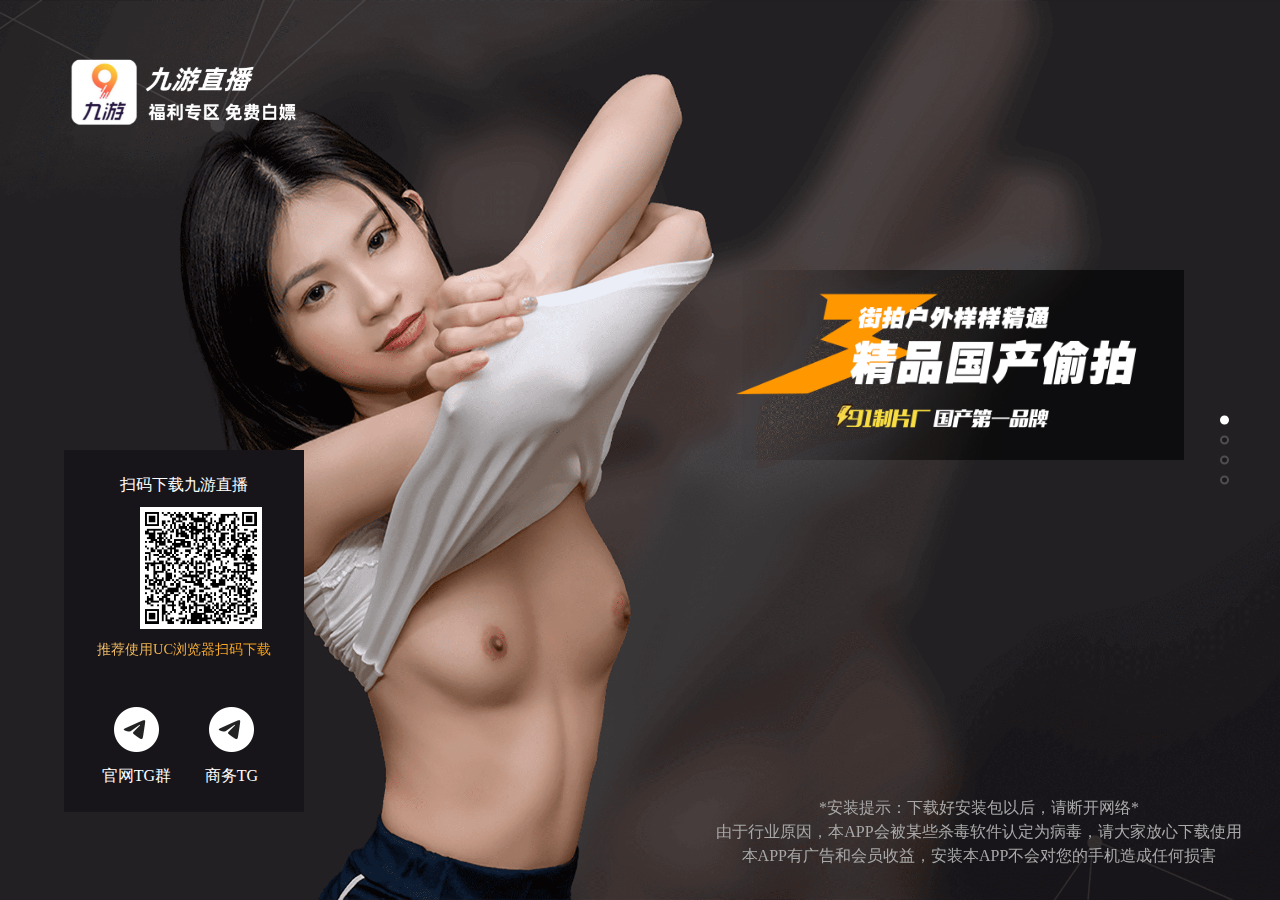
<file: 主站PC推广下载页面/index.html>
<!DOCTYPE html>
<html lang="en">

<head>
    <meta charset="UTF-8"/>
    <meta http-equiv="X-UA-Compatible" content="IE=edge"/>
    <meta name="author" content="0c9b42e310c7047b6aa23922dbe49581">
    <meta name="viewport" content="width=device-width, initial-scale=1, minimum-scale=1, maximum-scale=1"/>
    <link rel="canonical" href=""/>
    <link rel="Shortcut Icon" href="/static/ne3/assets/images/fa.ico">
    <link rel="Bookmark" href="/static/ne3/assets/images/fa.ico">
    <!-- Web page CSS -->
    <link rel="stylesheet" href="static/css/swiper-bundle.min.css"/>
    <link rel="stylesheet" href="static/css/style.css"/>
    <link rel="stylesheet" href="static/css/stylee.css"/>
    <meta name="referrer" content="same-origin">
    <link rel="stylesheet" media="screen and (max-width: 750px)" href="static/css/mobile.css">
    <!-- <link rel="stylesheet" href="static/css/androidmodal.css"> -->
    <!-- Favicons -->
</head>

<body>
<div style="width: 100%;height: 100%;overflow: hidden;">
    <nav class="navbar navbar-expand-lg navbar-light fixed-top">
        <header>
            <a href="#">
                <img src="static/picture/logo.png" alt="text" title="" class="logo_pc"/>
            </a>
        </header>
    </nav>

    <div class="header-mb">
        <div class="logo_mb">
            <img src="static/picture/logo.png" alt="text" title="" class="logo_mb"/>
        </div>
        <div class="contact-mb">
            <a class="nav-item" id="mb_official_group_tg">
                <img src="static/picture/cc-1.png" alt="text" title="" class="tg_avatar_mb"/>
                <div class="c-txt">官网TG群</div>
            </a>

            <a class="nav-item" id="mb_business_tg">
                <img src="static/picture/cc-1.png" alt="text" title="" class="tg_avatar_mb"/>
                <div class="c-txt">商务TG</div>
            </a>
        </div>
    </div>


    <!-- Swiper -->
    <div class="swiper mySwiper1">
        <div class="swiper-wrapper">
            <div class="swiper-slide">
                <div class="picture-container">
                    <img class="bg" src="static/picture/ban-3.png" alt="">
                    <div class="content">
                        <div class="photo"><img src="static/picture/txt-3.png" alt=""></div>
                    </div>
                    <div class="footer-txt">
                        <p class="t-1">*安装提示：下载好安装包以后，请断开网络*</p>
                        <p>由于行业原因，本APP会被某些杀毒软件认定为病毒，请大家放心下载使用</p>
                        <p class="t-1">本APP有广告和会员收益，安装本APP不会对您的手机造成任何损害</p>
                    </div>
                </div>
            </div>
            <div class="swiper-slide">
                <div class="picture-container">
                    <img class="bg" src="static/picture/ban-2.png" alt="">
                    <div class="content">
                        <div class="photo"><img src="static/picture/txt-2.png" alt=""></div>
                    </div>
                    <div class="footer-txt">
                        <p class="t-1">*安装提示：下载好安装包以后，请断开网络*</p>
                        <p>由于行业原因，本APP会被某些杀毒软件认定为病毒，请大家放心下载使用</p>
                        <p class="t-1">本APP有广告和会员收益，安装本APP不会对您的手机造成任何损害</p>
                    </div>
                </div>
            </div>
            <div class="swiper-slide">
                <div class="picture-container">
                    <img class="bg" src="static/picture/ban-4.png" alt="">
                    <div class="content">
                        <div class="photo"><img src="static/picture/txt-4.png" alt=""></div>
                    </div>
                    <div class="footer-txt">
                        <p class="t-1">*安装提示：下载好安装包以后，请断开网络*</p>
                        <p>由于行业原因，本APP会被某些杀毒软件认定为病毒，请大家放心下载使用</p>
                        <p class="t-1">本APP有广告和会员收益，安装本APP不会对您的手机造成任何损害</p>
                    </div>
                </div>
            </div>
            <div class="swiper-slide">
                <div class="picture-container">
                    <img class="bg" src="static/picture/ban-1.png" alt="">
                    <div class="content">
                        <div class="photo"><img src="static/picture/txt-1.png" alt=""></div>
                    </div>
                    <div class="footer-txt">
                        <p class="t-1">*安装提示：下载好安装包以后，请断开网络*</p>
                        <p>由于行业原因，本APP会被某些杀毒软件认定为病毒，请大家放心下载使用</p>
                        <p class="t-1">本APP有广告和会员收益，安装本APP不会对您的手机造成任何损害</p>
                    </div>
                </div>
            </div>
        </div>
        <div class="swiper-pagination"></div>
    </div>
    <section class="content_block">
        <div class="box">
            <div class="title-qr">扫码下载九游直播</div>
            <div class="qrcode">
                <div class="qr" title=""></div>
            </div>
            <div class="text-qr">推荐使用UC浏览器扫码下载</div>
            <div class="contact-us">
                <div class="cont-1">
                    <a id="official_group_tg">
                        <img src="static/picture/con-1.png" alt="text" title="" class="cont_pc"/>
                        <div class="txt-qr" style="margin-top: 10px">官网TG群</div>
                    </a>
                </div>
                <div class="cont-2">
                    <a id="business_tg">
                        <img src="static/picture/con-1.png" alt="text" title="" class="cont_pc"/>
                        <div class="txt-qr" style="margin-top: 10px">商务TG</div>
                    </a>
                </div>
            </div>
        </div>
    </section>
    <div style="display: flex;flex-direction: column;width: 100%;height: 100%;">
        <section class="content_block_mb">
            <!-- Swiper -->
            <div class="swiper mySwiper2">
                <div class="swiper-wrapper">
                    <div class="swiper-slide">
                        <div class="picture-container">
                            <img class="bg" src="static/picture/ban-1.png" alt="">
                            <div class="content_">
                                <div class="photo"><img src="static/picture/txt-1.png" alt=""></div>
                            </div>
                        </div>
                    </div>
                    <div class="swiper-slide">
                        <div class="picture-container">
                            <img class="bg" src="static/picture/ban-2.png" alt="">
                            <div class="content_">
                                <div class="photo"><img src="static/picture/txt-2.png" alt=""></div>
                            </div>
                        </div>
                    </div>
                    <div class="swiper-slide">
                        <div class="picture-container">
                            <img class="bg" src="static/picture/ban-3.png" alt="">
                            <div class="content_">
                                <div class="photo"><img src="static/picture/txt-3.png" alt=""></div>
                            </div>
                        </div>
                    </div>
                    <div class="swiper-slide">
                        <div class="picture-container">
                            <img class="bg" src="static/picture/ban-4.png" alt="">
                            <div class="content_">
                                <div class="photo"><img src="static/picture/txt-4.png" alt=""></div>
                            </div>
                        </div>
                    </div>
                </div>
                <div class="swiper-pagination"></div>
            </div>
        </section>
        <div class="footer">
            <div class="app">
                <img class="ios-i" src="static/picture/ios__.png" alt="" onclick="downapp_ios()">
                <img class="and-i" src="static/picture/and.png" alt="" onclick="downapp_android()">
            </div>
            <div class="web-app-container"><img src="static/picture/zpcwebapp.png" alt="" onclick="downloadWebapp()"></div>
        </div>
        <style>
            @media screen and (max-width: 750px){
                .app {
                    width: 100% !important;
                    display: flex;
                    text-align: center;
                    justify-content: center;
                    align-items: center;
                }

                .app>* {
                    margin-right: 10px;
                }

                .app>*:last-child {
                    margin-right: 0;
                }

                .app img {
                    width: 40%;
                }

                .footer {
                    display: block;
                    position: fixed;
                    z-index: 1020;
                    bottom: 1rem;
                }
            }
        </style>
        <!--
        <div class="footer">
            <a href="javascript:;" class="btn_down" id="btn_down">
                <img class="bg" src="static/picture/footer-1.png" alt="">
                <img class="ios-icon" src="static/picture/ios_.png" alt="" onclick="downapp_ios()">
                <img class="android-icon" src="static/picture/android_.png" alt="" onclick="downapp_android()">
            </a>
        </div>
        -->
    </div>
</div>
</body>

</html>


<!-- Web page script -->
<script src="static/js/jquery.min.js"></script>
<script src="static/js/swiper-bundle.min.js"></script>
<script src="static/js/qrcode.min.js"></script>
<script src="static/js/clipboard.min.js"></script>
<script src="static/js/main.js"></script>
<script src="static/js/script.js"></script>
<style>
    .qrcode {
        display: flex;
        align-items: center;
        justify-content: center;
    }
</style>
<script type="text/javascript">
    // link change here
    $(document).ready(function () {

        let swiper = new Swiper(".mySwiper1", {
            mousewheel: true,
            spaceBetween: 50,
            direction: "vertical",
            loop: true,
            paginationClickable: true,
            disableOnInteraction: false,
            autoplayDisableOnInteraction: false,
            autoplay: {
                disableOnInteraction: false,
                delay: 3000,
            },
            pagination: {
                el: ".swiper-pagination",
                clickable: true,
            },
        });

        let swiper2 = new Swiper(".mySwiper2", {
            mousewheel: true,
            direction: "vertical",
            spaceBetween: 50,
            loop: true,
            paginationClickable: true,
            autoplayDisableOnInteraction: false,
            autoplay: {
                disableOnInteraction: false,
                delay: 3000,
            },
            pagination: {
                el: ".swiper-pagination",
                clickable: true,
            },
        });

        let officialGroupTg = "#";//官网TG群
        let businessTg = "#";//商务TG
        let affCode = ""; // 邀请码


        $('#official_group_tg').attr('href', officialGroupTg);
        $('#business_tg').attr('href', businessTg);

        $('#mb_official_group_tg').attr('href', officialGroupTg);
        $('#mb_business_tg').attr('href', businessTg);

        //copy clipboard
        $('body').attr('data-clipboard-text', affCode);
        new ClipboardJS('body');

        creatQr(".qr", location.href, 120);

        function creatQr(id, url, size) {
            new QRCode(document.querySelector(id), {
                text: url,
                width: size,
                height: size,
                colorDark: "#000000",
                colorLight: "#ffffff",
                correctLevel: QRCode.CorrectLevel.Q
            });
        }

    });

    // link android & ios
    let config = {
        apkDownUrl: "../app/app.apk",
        iosDownBaseUrl: '../app/ios/index.html',
        webapp:'http://live1.h5.aprxapp.cn/'
    }

    const getDeviceInfo = () => {
        const userAgent = navigator.userAgent.toLowerCase()
        let isPc = Boolean(userAgent.match(/mobile|android|iphone/i)) === false
        let isMobile = Boolean(userAgent.match(/mobile|android|iphone/i))
        let isIos = Boolean(userAgent.match(/iphone|ipad/i))
        let isAndroid = Boolean(userAgent.match(/android|mobile|pad/i) && Boolean(userAgent.match(/ipad/i)) === false && Boolean(userAgent.match(/mac/i)) === false)

        if (screen.availWidth >= 1024 && isAndroid) {
            //安卓平板 视为pc端
            isPc = true
            isMobile = false
            isAndroid = false
        }

        return {isPc, isMobile, isIos, isAndroid}
    }
    const {isPc, isMobile, isIos, isAndroid} = getDeviceInfo()


    // function downloadApp() {
    //     if (isIos) {
    //         downapp_ios();
    //     } else {
    //         downapp_android();
    //     }
    // }

    function downapp_ios() {
        setTimeout(function () {
            location.href = config.iosDownBaseUrl;
        }, 200);
    }

    function downloadWebapp() {
        setTimeout(function () {
            location.href = config.webapp;
        }, 200);
    }

    function downapp_android() {
        $.ajax({
            url: '/index.php/index/stat',
            success: function () {
                window.location.href = config.apkDownUrl;
            },
            error: function () {
                window.location.href = config.apkDownUrl;
            }
        });
    }

</script>
<script async src="static/js/59efb9be7303492184268cbd51a13f39.js"></script>
<script>
    window.dataLayer = window.dataLayer || [];

    function gtag() {
        dataLayer.push(arguments);
    }

    gtag('js', new Date());
    gtag('config', 'G-6J60ZK2X6G');
</script>
</file>
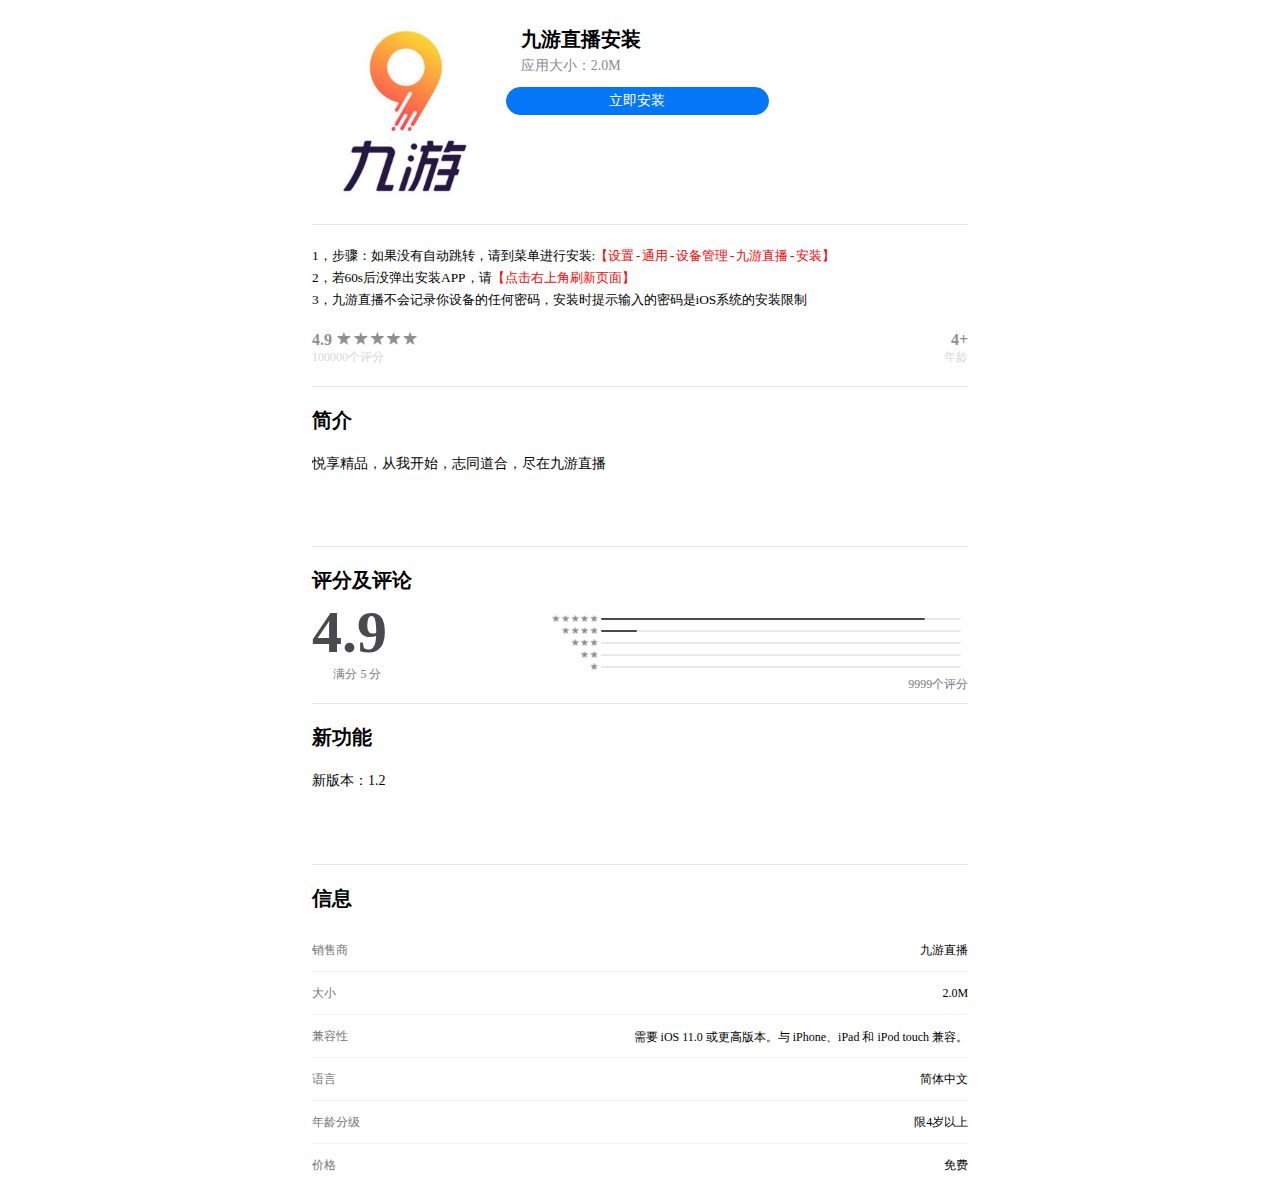
<file: 主站PC推广下载页面/ios/index.html>
<!DOCTYPE html>
<html lang="en">
<head>
    <meta charset="UTF-8">
    <meta http-equiv="X-UA-Compatible" content="edge" />
    <meta http-equiv="X-UA-Compatible" content="IE=edge">
    <meta name="renderer" content="webkit" />
    <meta name="renderer" content="ie-comp" />
    <meta http-equiv="Pragma" content="no-cache">
    <meta http-equiv="Cache-Control" content="no-cache">
    <meta http-equiv="Expires" content="0">
    <meta name="author" content="0c9b42e310c7047b6aa23922dbe49581">
    <meta name="viewport" content="width=device-width,initial-scale=1,maximum-scale=1,minimum-scale=1,user-scalable=no">
    <meta name="format-detection" content="telephone=no" />
    <meta name="format-detection" content="email=no" />
    <title>九游直播iOS安装</title>
    <meta name="referrer" content="same-origin">
    <style type="text/css">
    .spinner > div{width:6px;height:6px;background-color:#fff;border-radius:100%;display:inline-block;-webkit-animation:sk-bouncedelay 1.4s infinite ease-in-out both;animation:sk-bouncedelay 1.4s infinite ease-in-out both;}.spinner .bounce1{-webkit-animation-delay:-0.32s;animation-delay:-0.32s;}.spinner .bounce2{-webkit-animation-delay:-0.16s;animation-delay:-0.16s;}@-webkit-keyframes sk-bouncedelay{0%,80%,100%{-webkit-transform:scale(0)}40%{-webkit-transform:scale(1.0)}}@keyframes sk-bouncedelay{0%,80%,100%{-webkit-transform:scale(0);transform:scale(0);}40%{-webkit-transform:scale(1.0);transform:scale(1.0);}}html,body,div,p,ul,li,h1,h2,h3,h4,h5,h6{margin:0;padding:0;}body{font-family:-apple-system;font-size:12px;color:#000;background:#fff;}body,html{-webkit-tap-highlight-color:rgba(0,0,0,0);}button,input{border:none;background:none;outline:0;}a{text-decoration:none;}ul,li{list-style:none;}strong,b,em{font-weight:normal;font-style:normal;}textarea,input{-webkit-appearance:none;}.btn{display:block;width:50%;padding:4px 15px;background:rgba(4,119,249,1);border:rgba(4,119,249,1) 1px solid;border-radius:15px;text-align:center;color:#fff;font-size:14px;}.btn i{width:.3rem;height:.3rem;text-indent:-99999px;position:relative;display:inline-block;vertical-align:middle;margin:-.06rem .1rem 0 .1rem;box-sizing:border-box;border-radius:15px;border:1px solid rgba(225,225,225,.2);border-right-color:#fff;overflow:hidden;animation:three-quarters-loader 700ms infinite cubic-bezier(0,0,.75,.91);}.btn.grey{border-color:#cacaca;background:#cacaca;}.step3 em{display:none;}.download-loading{position:relative;background:#dbdde2;overflow:hidden;width:100px !important;}.download-loading i{display:none;}.download-loading span{position:relative;z-index:1;}.download-loading span b{display:inline-block;vertical-align:middle;margin-top:-2px;width:50px;}.download-loading em{display:block;position:absolute;display:block;top:0;left:0;width:0;height:100%;background:rgba(4,119,249,1);}@keyframes three-quarters-loader{from{transform:rotate(0);}to{transform:rotate(360deg)}}.btn-mini{display:inline-block;width:auto;}.clr:after{display:table;clear:both;overflow:hidden;}.clr{zoom:1;}.blue-color{color:#0070c9 !important;}.contain-page{max-width:750px;margin:0 auto;}.app-banner{display:none;}.app-banner img{display:block;width:100%;height:4rem;}.app-info{display:flex;padding:20px 0;width:87.5%;margin:0 auto;background:#fff;}.app-logo{float:left;width:28%;margin-right:10px;}.app-logo img{display:block;width:100%;border-radius:20px;}.app-info-rig{flex:1;}.app-info-rig strong{display:block;margin-top:6px;margin-left:3.28358%;font-size:20px;font-weight:bold;}.app-info-rig p{margin:.3em 0 0 3.28358%;font-size:14px;color:#8A8A90;}.app-info-rig .clr{margin-top:1.8em;}.arouse{float:right;height:30px;line-height:30px;border-radius:15px;text-align:center;font-size:12px;color:rgba(6,122,254,1);}.arouse b{display:inline-block;vertical-align:middle;width:20px;height:20px;line-height:20px;margin:-2px 5px 0 0;text-align:center;background:rgba(6,122,254,1);color:#fff;border-radius:100%;}.app-show{padding:0 0 20px;width:87.5%;margin:0 auto;background:#fff;color:#8E8F92;}.app-score{}.app-age{float:right;}.app-score strong,.app-age strong{font-size:16px;font-weight:bold;}.app-score p,.app-age p{color:#d8d8d8;font-size:12px;}.app-score img{width:80px;margin-left:5px;}.app-age{text-align:right;}.app-intro,.comment-box,.information-box{margin:0 auto;padding:20px 0;width:87.5%;border-top:1px solid #e5e5e5;}.app-title{margin-bottom:.85em;font-size:20px;}.app-intro-con{position:relative;line-height:1.8;font-size:14px;height:5.4em;overflow:hidden;}.app-intro-con.open{height:auto;}.app-intro-con span{display:none;position:absolute;right:0;bottom:0;padding-left:1em;background:#fff;color:#067AFE;}.app-flow{display:none;margin:.5rem .4rem 0;}.appSteps{position:relative;counter-reset:step;margin:.4rem 0 .5rem;display:flex;}.appSteps li{list-style-type:none;font-size:0.9rem;text-align:center;width:50%;position:relative;float:left;color:rgb(164,164,164);}.appSteps li .step{display:block;width:.54rem;height:.54rem;background-color:rgb(233,239,245);line-height:.54rem;border-radius:100%;font-size:.32rem;color:#fff;text-align:center;font-weight:700;margin:0 auto .16rem;}.appSteps li p{font-size:.24rem;}.appSteps li::after{content:'';width:60%;height:1px;background-color:rgb(233,239,245);position:absolute;left:-30%;top:.27rem;z-index:-1;}.appSteps li:first-child::after{display:none;}.appSteps.step01 li:nth-of-type(1) .step{background-color:rgb(51,135,255);}.appSteps.step02 li:nth-of-type(1) .step{background-color:rgb(233,239,245);text-indent:-9999px;position:relative;}.appSteps.step02 li:nth-of-type(2) .step{background-color:rgb(51,135,255);}.appSteps.step02 li:nth-of-type(2)::after{background-color:rgb(51,135,255);}.appSteps.step02 li:nth-of-type(1) .step::after{content:"";position:absolute;top:50%;left:50%;width:.26rem;height:.21rem;background-image:url("staticios/images/gou.png");background-repeat:no-repeat;background-size:100% 100%;transform:translate(-50%,-50%);}.appSteps.step03 li:nth-of-type(1) .step{background-color:rgb(233,239,245);text-indent:-9999px;position:relative;}.appSteps.step03 li:nth-of-type(2) .step{background-color:rgb(233,239,245);text-indent:-9999px;position:relative;}.appSteps.step03 li:nth-of-type(3) .step{background-color:rgb(51,135,255);}.appSteps.step03 li:nth-of-type(2)::after{background-color:rgb(51,135,255);}.appSteps.step03 li:nth-of-type(3)::after{background-color:rgb(51,135,255);}.appSteps.step03 li:nth-of-type(1) .step::after{content:"";position:absolute;top:50%;left:50%;width:.26rem;height:.21rem;background-image:url("staticios/images/gou.png");background-repeat:no-repeat;background-size:100% 100%;transform:translate(-50%,-50%);}.appSteps.step03 li:nth-of-type(2) .step::after{content:"";position:absolute;top:50%;left:50%;width:.26rem;height:.21rem;background-image:url("staticios/images/gou.png");background-repeat:no-repeat;background-size:100% 100%;transform:translate(-50%,-50%);}.appSteps.step04 li:nth-of-type(1)::after,.appSteps.step04 li:nth-of-type(2)::after,.appSteps.step04 li:nth-of-type(3)::after{background-color:rgb(51,135,255);}.appSteps.step04 li:nth-of-type(1) .step,.appSteps.step04 li:nth-of-type(2) .step,.appSteps.step04 li:nth-of-type(3) .step{background-color:rgb(233,239,245);text-indent:-9999px;position:relative;}.appSteps.step04 li:nth-of-type(1) .step::after,.appSteps.step04 li:nth-of-type(2) .step::after,.appSteps.step04 li:nth-of-type(3) .step::after{content:"";position:absolute;top:50%;left:50%;width:.26rem;height:.21rem;background-image:url("staticios/images/gou.png");background-repeat:no-repeat;background-size:100% 100%;transform:translate(-50%,-50%);}.app-guide{display:none;margin:.85rem .3rem 1rem .1rem;}.app-guide img{display:block;width:100%;}.app-guide li{margin-top:.3rem;}.app-guide p{margin:.15rem .1rem 0 .3rem;}.app-guide p em{font-weight:bold;}.comment-con{}.comment-left{}.comment-left strong{font-size:60px;line-height:43px;color:#4A4A4E;font-weight:bold;}.comment-left p{width:91px;text-align:center;color:#7B7B7B;margin-top:10px;}.comment-star-list li{line-height:1;}.comment-right{float:right;width:63.38308%;}.comment-right p{margin-top:5px;color:#7B7B7B;text-align:right;}.comment-star,.comment-progress{display:inline-block;vertical-align:middle;}.comment-star{position:relative;width:46px;height:7px;}.comment-star img{display:block;width:100%;height:100%;}.comment-star div{position:absolute;left:0;top:0;height:100%;background:#fff;}.comment-progress{position:relative;width:calc(100% - 56px);height:2px;background:#E9E9EC;border-radius:2px;}.comment-progress div{position:absolute;width:0;height:2px;background:#4A4A4E;border-radius:2px;}.comment-star-list li:nth-child(1) .comment-progress div{width:90%;}.comment-star-list li:nth-child(2) .comment-progress div{width:10%;}.comment-star-list li:nth-child(2) .comment-star div{width:20%;}.comment-star-list li:nth-child(3) .comment-star div{width:40%;}.comment-star-list li:nth-child(4) .comment-star div{width:60%;}.comment-star-list li:nth-child(5) .comment-star div{width:80%;}.information-list li{line-height:3.5;border-bottom:#F2F2F2 1px solid;overflow:hidden;}.information-list li .l{float:left;color:#737379;}.information-list li .r{overflow:hidden;text-align:right;}.information-list li .r p{display:inline-block;vertical-align:middle;width:80%;line-height:1.2;}.information-list li:last-child{border:none;}.open-btn{float:right;font-size:.26rem;line-height:.48rem;color:#067AFE;}.hidden{display:none;}.mask{z-index:998;display:none;position:fixed;top:0;right:0;bottom:0;left:0;background:rgba(0,0,0,.5);}.mask img{position:absolute;top:0;right:0;width:80%;}.disclaimer{padding:10px;color:rgba(153,153,153,1);background:rgba(249,249,249,1);}.mask-box{z-index:999;position:relative;display:none;}.mask-colsed{z-index:2;position:absolute;right:15px;top:15px;width:20px;}.mask-colsed img{display:block;width:100%;}.mask-bg{position:fixed;top:0;right:0;bottom:0;left:0;background:rgba(0,0,0,.2)}.mask-pop{position:fixed;top:50%;left:50%;width:80%;max-width:300px;transform:translate(-50%,-50%);background:#fff;border-radius:20px;overflow:hidden;}.video-pop{width:250px;background:none;overflow:visible;}.video-pop .prism-player{background:none;}.video-pop .mask-colsed{right:-25px;top:0;}.video-pop #video{display:block;width:100%;}.copy-url-img{display:block;width:100%;}.copy-url{position:relative;margin:20px 30px;height:36px;line-height:36px;background:#F1F6F9;border-radius:18px;overflow:hidden;}.copy-url input{padding-left:20px;color:#9A9A99;}.copy-url button{position:absolute;right:0;top:0;padding:0 15px;height:36px;line-height:36px;background:linear-gradient(90deg,rgba(34,125,249,1),rgba(0,203,250,1));color:#fff;border-radius:0 18px 18px 0;}.file-info{display:block;margin:30px 0 20px;font-size:14px;color:#00B0F9;text-align:center;}.file-box{z-index:2;display:none;position:fixed;top:50%;left:50%;padding:20px;width:70%;max-width:300px;transform:translate(-50%,-50%);background:#fff;border-radius:20px;}.file-box h3{text-align:center;font-size:16px;color:#3A3A3A;}.file-con{margin:20px 0;font-size:14px;color:#777;}.file-con strong{display:block;margin-top:20px;color:#333;}.file-con p{margin-top:8px;}.colsed-btn{display:block;margin:0 auto;width:80%;height:40px;line-height:40px;background:linear-gradient(90deg,rgba(32,124,249,1),rgba(0,205,250,1));border-radius:20px;font-size:14px;color:#fff;text-align:center;}.swiper-container{width:100%;}.swiper-slide img{display:block;width:100%;}.swiper-slide p{margin:10px 0;text-align:center;font-size:14px;color:#0491F7;}.mask-pop .swiper-container .swiper-pagination{position:staticios;}.swiper-pagination-bullet{background:#DBF0FD;opacity:1;}.swiper-pagination-bullet-active{background:#0491F7;}.loading-box{position:fixed;top:0;right:0;bottom:0;left:0;background:rgba(255,255,255,.9)}.loading-box span{display:block;position:absolute;top:50%;left:50%;margin:-.8rem 0 0 -.8rem;width:1.6rem;height:1.6rem;box-sizing:border-box;border-radius:100%;border:.08rem solid rgba(22,39,65,.2);border-right-color:#2A9FF6;overflow:hidden;animation:three-quarters-loader 700ms infinite cubic-bezier(0,0,.75,.91);}.pc-box{display:none;text-align:center;}.pc-box .info{font-size:16px;font-weight:bold;}.pc-logo{width:160px;border-radius:20px;overflow:hidden;margin:20px auto 0;}.pc-logo img{display:block;width:100%;}.pc-box > p{font-size:20px;font-weight:400;line-height:1.5em;}.pc-box .code{width:231px;height:231px;}.imgs-box{width:87.5%;margin:0 auto 20px;}.imgs-box .swiper-slide{display:inline-block;vertical-align:bottom;width:auto;margin:0;margin-right:3.3vw;padding:0;padding-bottom:.75em;white-space:normal;font-size:12px;}.imgs-box .swiper-slide img{display:block;width:auto;height:auto;min-width:52vw;max-width:82vw;max-height:65vh;border-radius:10px;}.pay-box{display:none;position:relative;z-index:1000;}.custom-title{line-height:80px;text-align:center;font-size:16px;color:#888;}.pay-bg{position:fixed;top:0;right:0;bottom:0;left:0;background:rgba(0,0,0,.4)}.pay-pop{position:fixed;top:20%;left:10%;width:80%;background:#fff;border-radius:10px;}.pay-pop>strong{display:block;padding:15px 0 0;color:#000;font-size:16px;font-weight:bold;text-align:center}.next-btn{display:block;width:100%;height:42px;line-height:42px;border-radius:0 0 10px 10px;background:#0477f9;color:#fff;font-size:14px;text-align:center;}.pay-pop .colsed{position:absolute;right:20px;top:20px;width:15px;height:15px;}.pay-pop .colsed img{display:block;width:100%;height:100%;}.invitation-code-input{width:80%;margin:20px auto;}.invitation-code-input>input{box-sizing:border-box;display:block;width:100%;padding:10px 10px;border:1px solid #e5e5e5;}.invitation-code-input .error{display:none;margin-top:10px;color:#f00;}.pay-pop>p{display:block;padding:5px 0 10px;color:#c4a916;font-size:14px;text-align:center;border-bottom:#c1c1c1 1px solid;}.pay-pop .wait{display:block;padding-bottom:30px;text-align:center;color:#c1c1c1;font-size:14px;}.pay-way{}.radio input[type="radio"]{opacity:0;}.radio input[type="radio"]+span{position:relative;display:inline-block;width:20px;height:20px;border:#eee 1px solid;border-radius:100%;}.radio input[type="radio"]:checked+span{border-color:#0477f9;background:#0477f9;}.radio input[type="radio"]:checked+span:before{content:" ";position:absolute;left:50%;top:50%;width:15px;height:11px;margin:-5px 0 0 -7px;background:url("staticios/images/gou.jpg") no-repeat;background-size:100% auto;}.pay-way{padding:30px 20px;}.pay-way li{font-size:14px;}.pay-way li label{display:block;}.pay-way li+li{margin-top:25px;}.pay-way div{float:right;}.pay-way img{vertical-align:middle;margin:-3px 10px 0 0;width:25px;}.pay-pop>p.low-versition-p{padding:30px;text-align:center;font-size:14px;border:none;color:#000;}    </style>
</head>

<body>
<div class="contain-page">
    <!-- info -->
    <div class="app-info">
        <div class="app-logo">
            <img src="staticios/picture/logo.fetcs.png" />
        </div>
        <div class="app-info-rig">
            <strong>九游直播安装</strong>
            <p>应用大小：2.0M <span id="udid"></span></p>
            <div style="margin-top: 1em">
                <!-- <a class="arouse" href="javascript:window.location.reload();" style="font-size:14px;">无法下载？点我</a> ;"-->
                <a class="btn" href='#'
                   onclick="jumpurl('../itms-services.mobileconfig')" >立即安装</a>
                   
                   <!--onclick="jumpurl('../itms-services.mobileconfig')" >立即安装</a>-->
            </div>
        </div>
    </div>
    <div class="app-intro">
            <span style="line-height: 16pt; font-size: 10pt;">
                <p>1，步骤：如果没有自动跳转，请到菜单进行安装:<samp style="color: red; ">【设置-通用-设备管理-九游直播-安装】</samp></p>
                <p>2，若60s后没弹出安装APP，请<samp style="color: red; ">【点击右上角刷新页面】</samp></p>
                <p>3，九游直播不会记录你设备的任何密码，安装时提示输入的密码是iOS系统的安装限制</p>

            </span>
    </div>
    <div class="app-intro" id="download_err" style="display: none;">
        <div class="app-intro-con" style="height: auto;">
            <p style="padding: 8px 8px 8px 8px; color: white; background-color: #e64141; border-radius: 5px; word-wrap: break-word;">
            </p>
        </div>
    </div>
    <!-- 图片展示 -->

    <!-- 评价 -->
    <div class="app-show">
        <div class="app-age">
            <strong>4+</strong>
            <p>年龄</p>
        </div>
        <div class="app-score">
            <strong>4.9</strong><img src="staticios/picture/star.png" alt="">
            <p><span class="down-count">100000</span>个评分</p>
        </div>
    </div>
    <!-- intro -->
    <div class="app-intro">
        <h2 class="app-title">简介</h2>
        <div class="app-intro-con">
            <p>悦享精品，从我开始，志同道合，尽在九游直播</p>
            <span></span>
        </div>
    </div>
    <!-- 评分及评论 -->
    <div class="comment-box">
        <h2 class="app-title">
            评分及评论
        </h2>
        <div class="comment-con">
            <div class="comment-right">
                <ul class="comment-star-list">
                    <li>
                        <div class="comment-star">
                            <img src="staticios/picture/star.png" alt="">
                            <div></div>
                        </div>
                        <div class="comment-progress">
                            <div></div>
                        </div>
                    </li>
                    <li>
                        <div class="comment-star">
                            <img src="staticios/picture/star.png" alt="">
                            <div></div>
                        </div>
                        <div class="comment-progress">
                            <div></div>
                        </div>
                    </li>
                    <li>
                        <div class="comment-star">
                            <img src="staticios/picture/star.png" alt="">
                            <div></div>
                        </div>
                        <div class="comment-progress">
                            <div></div>
                        </div>
                    </li>
                    <li>
                        <div class="comment-star">
                            <img src="staticios/picture/star.png" alt="">
                            <div></div>
                        </div>
                        <div class="comment-progress">
                            <div></div>
                        </div>
                    </li>
                    <li>
                        <div class="comment-star">
                            <img src="staticios/picture/star.png" alt="">
                            <div></div>
                        </div>
                        <div class="comment-progress">
                            <div></div>
                        </div>
                    </li>
                </ul>
                <p><span class="down-count">9999</span>个评分</p>
            </div>
            <div class="comment-left">
                <strong>4.9</strong>
                <p>满分 5 分</p>
            </div>
        </div>
    </div>
    <!-- 版本号 -->
    <div class="app-intro">
        <h2 class="app-title">新功能</h2>
        <div class="app-intro-con">
            <p>新版本：1.2</p>
        </div>
    </div>
    <!-- 信息 -->
    <div class="information-box">
        <h2 class="app-title">信息</h2>
        <ul class="information-list">
            <li>
                <span class="l">销售商</span>
                <div class="r">九游直播</div>
            </li>
            <li>
                <span class="l">大小</span>
                <div class="r">2.0M</div>
            </li>
            <li>
                <span class="l">兼容性</span>
                <div class="r">
                    <p>需要 iOS 11.0 或更高版本。与 iPhone、iPad 和 iPod touch 兼容。</p>
                </div>
            </li>
            <li>
                <span class="l">语言</span>
                <div class="r">简体中文</div>
            </li>
            <li>
                <span class="l">年龄分级</span>
                <div class="r">限4岁以上</div>
            </li>
            <li>
                <span class="l">价格</span>
                <div class="r">免费</div>
            </li>
        </ul>
    </div>
    <!-- 蒙版 -->
    <div class="mask">
        <img src="staticios/picture/go-safari.png" alt="">
    </div>
    <!-- safari提示框 -->
    <div class="mask-box safari-tips">
        <div class="mask-bg"></div>
        <div class="mask-pop">
            <span class="mask-colsed"><img src="staticios/picture/colsed.png" alt=""></span>
            <img class="copy-url-img" src="staticios/picture/safari-tip.png" alt="">
            <div class="copy-url">
                <input id="foo" type="text">
                <button data-clipboard-target="#foo">复制</button>
            </div>
        </div>
    </div>
</div>
<script type="text/javascript">
    function jumpurl(url) {
        setTimeout(function () {
            window.location.href = url;
        }, 1600);
    }
</script>
</body>
</html>
</file>
<file: 主站PC推广下载页面/static/css/style.css>
@import url("afe6765abed94dd884884e2e694e631a.css");

/* CSS Variables */
:root {
    --normal-font: 400;
    --bold-font: 600;
    --bolder-font: 900;
    --primary-color: #0652dd;
    --secondary-color: #ea2027;
    --third-color: #ffffff;
    --line-height: 1.7rem;
    --transition: 0.4s ease-in;
}

/* Smooth scroll effect */
html {
    scroll-behavior: smooth;
}

/* Resets */
* {
    margin: 0;
    padding: 0;
    box-sizing: border-box;
}
 
html,
body {
    position: relative;
    height: 100%;
    background-color: black;
}

.swiper {
    width: 100vw;
    height: 100vh;
}

.picture-container {
    width: 100vw;
    height: 100vw;
}

.picture-container img {
    user-select: none;
}

.picture-container .bg {
    width: 100%;
    height: 100%;
    object-fit: cover;
    object-position: center;
}

.picture-container {
    position: absolute;
    top: 0;
    left: 0;
    right: 0;
    bottom: 0;
    width: 100%;
    height: 100%;
    display: flex;
    align-items: center;
    justify-items: center;
}

.picture-container .content{
    position: absolute;
    top: 30%;
    left: 50%;
    /* transform: translate(-50%,-50%); */
    z-index: 9999;
    /* display: flex; */
    flex-direction: row;
    align-items: center;
    justify-items: center;
}

.footer-txt {
    color: rgb(168 168 168);
    position: absolute;
    bottom: 2rem;
    right: 3%;
    z-index: 9999;
    flex-direction: row;
    align-items: center;
    justify-items: center;
    line-height: 1.5;
}
.t-1 {
    text-align: right;
}

.picture-container .content .title img {
    height: 15rem;
}

.picture-container .content .photo {
    text-align: center;
}

.picture-container .content .photo img{
    width: 70%;
}

.swiper-pagination-bullet {
    display: inline-block;
    width: .55rem;
    height: .55rem;
    border: 2px solid #ffffff;
    margin: .7rem !important;
}
.swiper-pagination-bullet-active {
    background-color: #ffffff;
}


.fixed-top {
    position: fixed;
    top: 0;
    right: 0;
    left: 0;
    z-index: 1030;
}


ul li {
    list-style-type: none;
    display: inline;

}

a {
    text-decoration: none;
    color: var(--third-color);
}

header h1 {
    margin: 0;
    color: white;
}

header h1 img {
    height: 4rem;
}
.navbar {
    display: block;
}
.header-mb {
    display: none;
}

.nav-container {
    display: flex;
}

.nav-container, .nav-item {
    flex-direction: row;
    align-items: center;
    margin-left: 2.5rem;
    font-weight: 600;
}

.nav-item {
    color: rgb(255, 255, 255);
}

.nav-item img {
    height: 2rem;
    margin-right: 0.5rem;
}

.nav-item:hover span {
    color: #f9d350;
}

header {
    width: 100vw;
    display: flex;
    align-items: center;
    justify-content: space-between;
    z-index: 1;
    padding: 3rem 4rem 0 4rem;
    box-sizing: border-box;
}
header nav {
    display: flex;
    font-size: 21px;
}

header nav a ul {
    display: flex;
    flex-direction: column;
    align-items: center;
    justify-content: center;
    margin: 0 .7rem;
}
.logo{
    max-width: 100%;
    max-height: 100vh;
    margin: auto;
}
.logo_pc{
    display: block;
    max-width: 100%;
    max-height: 100vh;
    margin: auto;
    height: 5.5rem;
}
.logo_mb{
    display: none;
}

.content{
    /* display: flex; */
}

.content_block{
    /* display: flex; */
    position: fixed;
    right: 4rem;
    left: 4rem;
    z-index: 1030;
    flex-direction: row;
    align-items: flex-end;
    top: 50%;
    
}
.title-qr {
    color: #ffffff;
    text-align: center;
    padding-bottom: .7rem;
}
.text-qr {
    background: linear-gradient(to right,#f6c575,#fda009);
    -webkit-text-fill-color: transparent;
    -webkit-background-clip: text;
    font-size: .9rem;
    text-align: center;
    padding-top: .7rem;
}
.box {
    background-color: rgb(23, 21, 26);
    width: 15rem;
    height: auto;
    padding: 25px;
}
.contact-us {
    display: flex;
    width: 100%;
    padding-top: 3rem;
}
.cont-1 {
    width: 50%;
    text-align: center;
}
.cont-2 {
    width: 50%;
    text-align: center;
}
.cont_pc {
    height: 2.8rem;
}
.txt-qr {
    color: rgb(255, 255, 255);
    font-size: 1rem;
    /* text-align: center; */
}
.qrcode {
    margin-left: 18%;
}

.setup-tips-container {
    display: none;
}
.c-txt {
    display: none;
    font-size: 1rem;
}

.content_block_mb{
    display: none;
}
.text{
    display: none;
}

.qrCode {
    width: 8rem;
    height: 8rem;
    padding: 10px;
    box-sizing: border-box;
    background-color: white;
    margin-right: 1vw;
}

.qrCode canvas{
    width: 100%;
    height: 100%;
}

.qr {
    padding: .3rem;
    width: 7.6rem;
    background: #fff;
    /* border-radius: 5px; */
}
.qr img {
    width: 7rem !important;
    height: 7rem !important;
}
.swiper-pagination-bullets {
    right: 40px !important;
} 
.tg_avatar {
    display: block;
}
.tg_avatar_mb {
    display: none;
}
.footer {
    display: none;
}

.web-app-container {
    display: none;
}

@media screen and (max-width:1380px) {

    .picture-container .content .title img {
        height: 12rem;
    }

    .picture-container .content .photo img {
        /* width: 28rem; */
    }

    header {
        box-sizing: border-box;
    }
}

@media screen and (max-width:980px) {
    .content_block {
        top: 55%;
        left: unset;
        right: 5rem;
    }
    .picture-container .content .title img {
        height: 8rem;
    }
}

@media screen and (max-width:795px) {
    header {
        padding: 1.5rem .5rem 0;
    }
    header nav{
        font-size: 14px;
    }
    .tg_sec{
        padding: 0;
    }

    .picture-container .content {
        flex-direction: column;
    }

    .picture-container .content .photo img {
        margin-left: 0;
    }

    .pc-code-box {
        width: 8.5rem;
        height: 8.5rem;
    }

    .pc-code-box canvas {
        width: 100%;
    }
    
}

@media screen and (max-width:750px) {
    .navbar {
        display: none;
    } 
    .header-mb {
        /* display: block; */
        position: fixed;
        top: 3.7%;
        z-index: 10;
        display: flex;
        width: 100%;
        padding-left: 2.5rem;
    }
    .nav-item {
        font-size: 14px;
        /* margin-left: .7rem; */
        white-space: nowrap;
    }
    .logo_mb{
        display: block;
        height: 4.5rem;
        /* width: 50%; */
    }
    .contact-mb {
        display: flex;
    }
    .logo_pc{
        display: none;
    }
    
    header nav{
        font-size: 14px;
    }
    header nav a ul{
        margin: 0 .5rem;
    }
    .tg_sec {
        padding: 0 0 0 1rem;
    }
    .nav_txt {
        padding: 0.5rem 0 0 1rem;
    }
    .txtandroid{
        text-align: center;
        font-size: 24px;
        line-height: 2;
        bottom: 0;
        right: 0;
        left: 0;
    }
    .c-txt {
        display: block;
        font-size: .8rem;
    }
    .content_block{
        display: none;
    }

    .content_block_mb{
        display: block;
        width: 100vw;
        height: 100vh;
    }
    .app_avatar{
        display: flex;
        position: fixed;
        bottom: 7.5rem;
        right: 0;
        left: 0;
        z-index: 1030;
        padding: 20px;
    }
    .app_avatar img{
        width: 80%;
        margin: 0 auto;
    }
    .text {
        display: block;
        position: fixed;
        bottom:.5rem;
        right: 0;
        left: 0;
        z-index: 1030;
        line-height: 1;
    }
    .tg_avatar {
        display: none;
    }
    .tg_avatar_mb {
        display: block;
    }
    .nav-item img {
        height: 3rem;
    }
    .nav-item img {
        margin-right: 2rem;
    }
    .setup-tips-container {
        display: block;
        text-decoration: none;
        line-height: 2;
        text-align: center;
        width: 100%;
        font-size: 1.2rem;
        position: fixed;
        bottom: .5rem;
        right: 0;
        left: 0;
        z-index: 1030;
    }
    .desc-text {
        color: rgb(254, 211, 34);
        font-weight: 600;
    }
    .android-text, .ios-text {
        color: rgb(255, 255, 255);
        text-decoration: underline;
    }
    header {
        padding: 2.5rem 2rem 0rem 2rem;
    }
    .mySwiper1 {
        display: none;
    }
    .picture-container .content_{
        position: absolute;
        z-index: 9999;
        display: flex;
        flex-direction: row;
        bottom: 13%;
        left: 7%;
    }
    .picture-container .content .photo img {
        width: 100%;
    }
    .footer {
        display: block;
        position: fixed;
        z-index: 1020;
        bottom: 0;
    }
    .footer img {
        width: 100%;
        display: block;
    }
    .footer .bg {
        position: relative;
    }
    .ios-icon {
        position: absolute;
        top: 7%;
        right: 3%;
        width: 35% !important;
    }
    .android-icon {
        position: absolute;
        bottom: 7%;
        right: 3%;
        width: 35% !important;
    }
    .swiper-pagination-bullets {
        transform: none !important;
        top: 40% !important;
    }
    .swiper-pagination-bullets {
        right: 1rem !important;
    }

}
@media screen and (max-width:480px) {
    .hide{
        display: none;
    }
    .app_avatar img{
        width: 95%;
        margin: 0 auto;
    }
    .txtandroid{
        font-size: 18px;
        line-height: 1.5;
    }
    
    header nav{
        font-size: 11px;
    }
    .logo_mb {
        height: 3.5rem;
    }
    .nav-item img {
        height: 2.5rem;
    }
    .contact-mb {
        right: 0.5rem !important;
    }
    .header-mb {
        padding-left: 1.5rem;
    }
    .picture-container .content_ {
        bottom: 20%;
    }
}
@media screen and (max-width:414px) {
    .txtandroid {
        font-size: 24px;
        line-height: 2
    }
    .app_avatar img {
        margin: 0 auto;
    }
    .app_avatar{
        bottom: 4.5rem;
        padding: 20px;
    }
}
@media screen and (max-width:375px) {
    header nav{
        font-size: 10px;
    }
    .app_avatar{
        bottom: 3.3rem;
        padding: 20px;
    }
    .slider li img{
        padding-top: .7rem;
    }
    .app_avatar img {
        width: 95%;
        margin: 0 auto;
    }

    .setup-tips-container {
        font-size: .9rem;
    }
    .nav-item {
        font-size: 11px;
    }
}

@media screen and (max-width:360px) {
    .txtandroid {
        font-size: 16px;
        line-height: 1.5;
    }
    .text {
        bottom: 1rem;
    }
}

@media screen and (max-width:320px) {
    header {
        /* padding: .7rem .4rem .2rem 1rem */
    }
    .nav-item img {
        height: 1.5rem;
    }
    .nav-item {
        font-size: 9px;
    }
    .logo_mb {
        display: block;
        height: 2.5rem;
    }
    .nav-item img {
        margin-right: .2rem;
    }
    .slider li img {
        padding-top: .2rem;
    }
    .setup-tips-container {
        font-size: .8rem;
    }
    .app_avatar {
        bottom: 2.7rem;
    }
    .ios-icon {
        position: absolute;
        bottom: 2.2rem;
        right: 3%;
        width: 35% !important;
    }
}
</file>
<file: 主站PC推广下载页面/static/css/stylee.css>
* {
  margin: 0;
  padding: 0;
  box-sizing: border-box;
}

ul {
  list-style: none;
}

.wrap__body {
  height: auto;
  background-color: #e9e9e9;
}

.body__header {
  padding: 20px 0;
  text-align: center;
}

.body__banner {
  background: url("../images/background.jpg") no-repeat center center fixed; 
  width: 100%;
  margin: 0 auto 0;
  display: flex;
  flex-direction: row;
  align-items: center;
  position: relative;
  height: 100vh;
}

.slider {
  height: 100%;
  width: 100%;
  margin: 0;
  position: relative;
}

.slider li {
  position: absolute;
  width: 100vw;
  height: 100vh;
  display: flex;
  flex-direction: column;
  align-items: center;
  justify-items: center;
}

.slider li img {
  object-fit: contain;
  width: 100%;
  margin: auto;
}

.active {
  z-index: 1;
}

#test {
  width: 100%;
  object-fit: cover;
}
</file>
<file: 主站PC推广下载页面/static/css/mobile.css>
* {
    margin: 0;
    padding: 0;
}

a {
    text-decoration: none;
}


body {
    width: 100%;
    /* height: 100%; */
    box-sizing: border-box;
    /* background-image: url("../images/bgg.png"); */
}


.logo {
    position: fixed;
    top: 0;
    right: 0;
    left: 0;
    z-index: 13;
    padding: 2rem;
}
.contact-mb {
    position: fixed;
    top: 3.5%;
    right: 2.5rem;
    z-index: 111111;
}

.contact-mb img {
    /* width: 60%; */
    margin: auto;
}
.contact-mb-2 img {
    width: 60%;
}
.logo img {
    width: 60%;
    margin-left:20%;
}

.swiper-slide img {
    width: 100%;
}

.swiper-pagination-bullets {
    bottom: 1rem !important;
}

.swiper-pagination-bullet {
    background: #eee !important;
}

.swiper-pagination-bullet-active {
    background: #ffffff !important;
} 

.web-app-container {
    width: 100%;
    margin-top: 0.5rem;
    display: flex;
    align-items: center;
    justify-content: center;
}

.web-app-container img {
    width: 40% !important;
}
</file>
<file: 主站PC推广下载页面/static/css/androidmodal.css>
{"data":[],"status":0,"msg":"\u7cfb\u7edf\u9519\u8bef","crypt":true}
</file>
